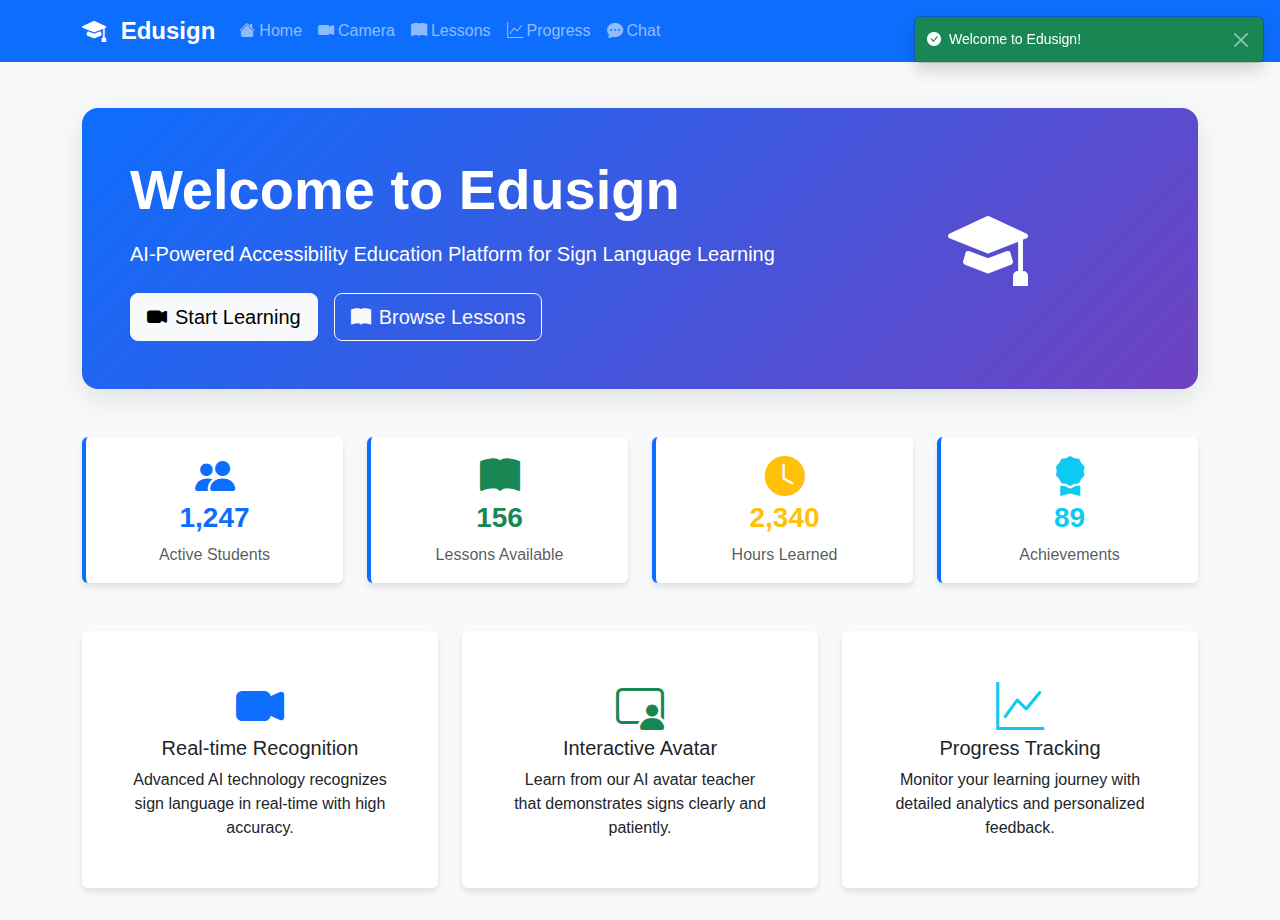
<file: index.html>
<!DOCTYPE html>
<html lang="en">
<head>
    <meta charset="UTF-8">
    <meta name="viewport" content="width=device-width, initial-scale=1.0">
    <title>Edusign - AI-Powered Accessibility Education Platform</title>
    
    <!-- Bootstrap CSS -->
    <link href="https://cdn.jsdelivr.net/npm/bootstrap@5.3.0/dist/css/bootstrap.min.css" rel="stylesheet">
    <!-- Bootstrap Icons -->
    <link href="https://cdn.jsdelivr.net/npm/bootstrap-icons@1.10.0/font/bootstrap-icons.css" rel="stylesheet">
    <!-- Custom CSS -->
    <link href="styles.css" rel="stylesheet">
</head>
<body>
    <!-- Navigation -->
    <nav class="navbar navbar-expand-lg navbar-dark bg-primary fixed-top">
        <div class="container">
            <a class="navbar-brand fw-bold" href="#home">
                <i class="bi bi-mortarboard-fill me-2"></i>
                Edusign
            </a>
            
            <button class="navbar-toggler" type="button" data-bs-toggle="collapse" data-bs-target="#navbarNav">
                <span class="navbar-toggler-icon"></span>
            </button>
            
            <div class="collapse navbar-collapse" id="navbarNav">
                <ul class="navbar-nav me-auto">
                    <li class="nav-item">
                        <a class="nav-link active" href="#home" onclick="showSection('home')">
                            <i class="bi bi-house-fill me-1"></i>Home
                        </a>
                    </li>
                    <li class="nav-item">
                        <a class="nav-link" href="#camera" onclick="showSection('camera')">
                            <i class="bi bi-camera-video-fill me-1"></i>Camera
                        </a>
                    </li>
                    <li class="nav-item">
                        <a class="nav-link" href="#lessons" onclick="showSection('lessons')">
                            <i class="bi bi-book-fill me-1"></i>Lessons
                        </a>
                    </li>
                    <li class="nav-item">
                        <a class="nav-link" href="#progress" onclick="showSection('progress')">
                            <i class="bi bi-graph-up me-1"></i>Progress
                        </a>
                    </li>
                    <li class="nav-item">
                        <a class="nav-link" href="#communication" onclick="showSection('communication')">
                            <i class="bi bi-chat-dots-fill me-1"></i>Chat
                        </a>
                    </li>
                </ul>
                
                <div class="navbar-nav">
                    <div class="nav-item dropdown">
                        <a class="nav-link dropdown-toggle" href="#" role="button" data-bs-toggle="dropdown">
                            <i class="bi bi-person-circle me-1"></i>Profile
                        </a>
                        <ul class="dropdown-menu">
                            <li><a class="dropdown-item" href="#" onclick="showProfileModal()">
                                <i class="bi bi-person me-2"></i>My Profile
                            </a></li>
                            <li><a class="dropdown-item" href="#" onclick="showSettingsModal()">
                                <i class="bi bi-gear me-2"></i>Settings
                            </a></li>
                            <li><a class="dropdown-item" href="#" onclick="showHelpModal()">
                                <i class="bi bi-question-circle me-2"></i>Help
                            </a></li>
                            <li><hr class="dropdown-divider"></li>
                            <li><a class="dropdown-item" href="#" onclick="logout()">
                                <i class="bi bi-box-arrow-right me-2"></i>Logout
                            </a></li>
                        </ul>
                    </div>
                </div>
            </div>
        </div>
    </nav>

    <!-- Main Content -->
    <main class="main-content">
        <!-- Home Section -->
        <section id="home" class="section active">
            <div class="container">
                <!-- Hero Section -->
                <div class="hero-section text-white rounded-4 p-5 mb-5">
                    <div class="row align-items-center">
                        <div class="col-lg-8">
                            <h1 class="display-4 fw-bold mb-3">Welcome to Edusign</h1>
                            <p class="lead mb-4">AI-Powered Accessibility Education Platform for Sign Language Learning</p>
                            <div class="d-flex flex-wrap gap-3">
                                <button class="btn btn-light btn-lg" onclick="showSection('camera')">
                                    <i class="bi bi-camera-video-fill me-2"></i>Start Learning
                                </button>
                                <button class="btn btn-outline-light btn-lg" onclick="showSection('lessons')">
                                    <i class="bi bi-book-fill me-2"></i>Browse Lessons
                                </button>
                            </div>
                        </div>
                        <div class="col-lg-4 text-center">
                            <i class="bi bi-mortarboard-fill display-1"></i>
                        </div>
                    </div>
                </div>

                <!-- Quick Stats -->
                <div class="row g-4 mb-5">
                    <div class="col-md-3 col-sm-6">
                        <div class="stat-card card h-100">
                            <div class="card-body text-center">
                                <i class="bi bi-people-fill text-primary display-6 mb-3"></i>
                                <h3 class="fw-bold text-primary">1,247</h3>
                                <p class="text-muted mb-0">Active Students</p>
                            </div>
                        </div>
                    </div>
                    <div class="col-md-3 col-sm-6">
                        <div class="stat-card card h-100">
                            <div class="card-body text-center">
                                <i class="bi bi-book-fill text-success display-6 mb-3"></i>
                                <h3 class="fw-bold text-success">156</h3>
                                <p class="text-muted mb-0">Lessons Available</p>
                            </div>
                        </div>
                    </div>
                    <div class="col-md-3 col-sm-6">
                        <div class="stat-card card h-100">
                            <div class="card-body text-center">
                                <i class="bi bi-clock-fill text-warning display-6 mb-3"></i>
                                <h3 class="fw-bold text-warning">2,340</h3>
                                <p class="text-muted mb-0">Hours Learned</p>
                            </div>
                        </div>
                    </div>
                    <div class="col-md-3 col-sm-6">
                        <div class="stat-card card h-100">
                            <div class="card-body text-center">
                                <i class="bi bi-award-fill text-info display-6 mb-3"></i>
                                <h3 class="fw-bold text-info">89</h3>
                                <p class="text-muted mb-0">Achievements</p>
                            </div>
                        </div>
                    </div>
                </div>

                <!-- Features -->
                <div class="row g-4">
                    <div class="col-lg-4">
                        <div class="feature-card card h-100">
                            <div class="card-body text-center">
                                <i class="bi bi-camera-video-fill text-primary display-5 mb-3"></i>
                                <h5 class="card-title">Real-time Recognition</h5>
                                <p class="card-text">Advanced AI technology recognizes sign language in real-time with high accuracy.</p>
                            </div>
                        </div>
                    </div>
                    <div class="col-lg-4">
                        <div class="feature-card card h-100">
                            <div class="card-body text-center">
                                <i class="bi bi-person-video3 text-success display-5 mb-3"></i>
                                <h5 class="card-title">Interactive Avatar</h5>
                                <p class="card-text">Learn from our AI avatar teacher that demonstrates signs clearly and patiently.</p>
                            </div>
                        </div>
                    </div>
                    <div class="col-lg-4">
                        <div class="feature-card card h-100">
                            <div class="card-body text-center">
                                <i class="bi bi-graph-up text-info display-5 mb-3"></i>
                                <h5 class="card-title">Progress Tracking</h5>
                                <p class="card-text">Monitor your learning journey with detailed analytics and personalized feedback.</p>
                            </div>
                        </div>
                    </div>
                </div>
            </div>
        </section>

        <!-- Camera Section -->
        <section id="camera" class="section">
            <div class="container">
                <div class="row">
                    <div class="col-lg-8">
                        <div class="card mb-4">
                            <div class="card-header">
                                <h4 class="mb-0"><i class="bi bi-camera-video-fill me-2"></i>Sign Language Recognition</h4>
                            </div>
                            <div class="card-body">
                                <div class="camera-container mb-3">
                                    <video id="cameraFeed" class="w-100 rounded" style="display: none;"></video>
                                    <div id="cameraStatus" class="camera-status">
                                        <i class="bi bi-camera-video-off display-1 mb-3"></i>
                                        <p>Click "Start Camera" to begin</p>
                                    </div>
                                    <canvas id="overlay" class="position-absolute top-0 start-0 w-100 h-100"></canvas>
                                </div>
                                
                                <div class="d-flex flex-wrap gap-2 justify-content-center">
                                    <button id="startCameraBtn" class="btn btn-primary" onclick="toggleCamera()">
                                        <i class="bi bi-camera-video-fill me-2"></i>Start Camera
                                    </button>
                                    <button id="recordBtn" class="btn btn-danger" onclick="toggleRecording()" disabled>
                                        <i class="bi bi-record-circle me-2"></i>Start Recording
                                    </button>
                                    <button id="voiceBtn" class="btn btn-secondary" onclick="toggleVoiceRecording()">
                                        <i class="bi bi-mic-fill me-2"></i>Voice Input
                                    </button>
                                    <button class="btn btn-success" onclick="processSign()">
                                        <i class="bi bi-lightning-fill me-2"></i>Process Sign
                                    </button>
                                </div>
                            </div>
                        </div>

                        <!-- Recognition Results -->
                        <div class="card">
                            <div class="card-header">
                                <h5 class="mb-0"><i class="bi bi-eye-fill me-2"></i>Recognition Results</h5>
                            </div>
                            <div class="card-body">
                                <div class="alert alert-info" role="alert">
                                    <i class="bi bi-info-circle me-2"></i>
                                    <strong>Detected Sign:</strong> <span id="detectedSign">No sign detected yet</span>
                                </div>
                                <div class="alert alert-success" role="alert">
                                    <i class="bi bi-robot me-2"></i>
                                    <strong>AI Response:</strong> <span id="aiResponse">Ready to help you learn!</span>
                                </div>
                                <div class="progress mb-3">
                                    <div id="confidenceBar" class="progress-bar bg-success" role="progressbar" style="width: 0%">
                                        <span id="confidenceText">0% Confidence</span>
                                    </div>
                                </div>
                            </div>
                        </div>
                    </div>

                    <div class="col-lg-4">
                        <!-- AI Avatar -->
                        <div class="card mb-4">
                            <div class="card-header">
                                <h5 class="mb-0"><i class="bi bi-person-video3 me-2"></i>AI Teacher</h5>
                            </div>
                            <div class="card-body">
                                <div class="avatar-container">
                                    <div class="avatar-display">
                                        <i class="bi bi-person-circle display-1 text-white"></i>
                                        <span class="avatar-status badge bg-success">Online</span>
                                    </div>
                                    <h6 class="text-white mt-3">Ms. Sarah AI</h6>
                                    <p class="text-white-50">Your AI Sign Language Teacher</p>
                                    <button class="btn btn-light btn-sm" onclick="startAvatarDemo()">
                                        <i class="bi bi-play-fill me-1"></i>Demo
                                    </button>
                                </div>
                            </div>
                        </div>

                        <!-- Quick Actions -->
                        <div class="card">
                            <div class="card-header">
                                <h6 class="mb-0"><i class="bi bi-lightning-fill me-2"></i>Quick Actions</h6>
                            </div>
                            <div class="card-body">
                                <div class="d-grid gap-2">
                                    <button class="btn btn-outline-primary btn-sm" onclick="showSection('lessons')">
                                        <i class="bi bi-book me-2"></i>Browse Lessons
                                    </button>
                                    <button class="btn btn-outline-success btn-sm" onclick="showSection('progress')">
                                        <i class="bi bi-graph-up me-2"></i>View Progress
                                    </button>
                                    <button class="btn btn-outline-info btn-sm" onclick="showSection('communication')">
                                        <i class="bi bi-chat-dots me-2"></i>Open Chat
                                    </button>
                                    <button class="btn btn-outline-warning btn-sm" onclick="showHelpModal()">
                                        <i class="bi bi-question-circle me-2"></i>Get Help
                                    </button>
                                </div>
                            </div>
                        </div>
                    </div>
                </div>
            </div>
        </section>

        <!-- Lessons Section -->
        <section id="lessons" class="section">
            <div class="container">
                <div class="row">
                    <div class="col-lg-8">
                        <!-- Current Lesson -->
                        <div class="card mb-4">
                            <div class="card-header d-flex justify-content-between align-items-center">
                                <h4 class="mb-0"><i class="bi bi-play-circle-fill me-2"></i>Current Lesson</h4>
                                <div class="lesson-controls">
                                    <button class="btn btn-outline-secondary btn-sm" onclick="previousLesson()">
                                        <i class="bi bi-skip-backward-fill"></i>
                                    </button>
                                    <button id="playPauseBtn" class="btn btn-primary btn-sm" onclick="toggleLessonPlay()">
                                        <i class="bi bi-play-fill"></i>
                                    </button>
                                    <button class="btn btn-outline-secondary btn-sm" onclick="nextLesson()">
                                        <i class="bi bi-skip-forward-fill"></i>
                                    </button>
                                    <button id="audioBtn" class="btn btn-outline-secondary btn-sm" onclick="toggleAudio()">
                                        <i class="bi bi-volume-up-fill"></i>
                                    </button>
                                </div>
                            </div>
                            <div class="card-body">
                                <h5 id="currentLessonTitle">Introduction to Mathematics</h5>
                                <p id="currentLessonDesc" class="text-muted">Learn basic mathematical concepts with visual sign language explanations.</p>
                                
                                <div class="progress mb-3">
                                    <div id="lessonProgressBar" class="progress-bar" role="progressbar" style="width: 25%">
                                        25%
                                    </div>
                                </div>
                                
                                <div class="row">
                                    <div class="col-md-6">
                                        <small class="text-muted">
                                            <i class="bi bi-clock me-1"></i>Duration: <span id="lessonDuration">15 min</span>
                                        </small>
                                    </div>
                                    <div class="col-md-6 text-end">
                                        <small class="text-muted">
                                            <i class="bi bi-bar-chart me-1"></i>Difficulty: <span id="lessonDifficulty">Beginner</span>
                                        </small>
                                    </div>
                                </div>
                            </div>
                        </div>

                        <!-- Lesson Content -->
                        <div class="card">
                            <div class="card-header">
                                <h5 class="mb-0"><i class="bi bi-book-open me-2"></i>Lesson Content</h5>
                            </div>
                            <div class="card-body">
                                <div class="lesson-video-placeholder bg-light rounded p-5 text-center mb-3">
                                    <i class="bi bi-play-circle display-1 text-muted"></i>
                                    <p class="text-muted mt-3">Lesson video will appear here</p>
                                </div>
                                
                                <div class="d-flex justify-content-between align-items-center">
                                    <div class="btn-group" role="group">
                                        <button class="btn btn-outline-secondary btn-sm" onclick="changePlaybackSpeed()">
                                            <i class="bi bi-speedometer2 me-1"></i><span id="speedText">1x</span>
                                        </button>
                                        <button id="subtitlesBtn" class="btn btn-outline-secondary btn-sm" onclick="toggleSubtitles()">
                                            <i class="bi bi-badge-cc me-1"></i>CC
                                        </button>
                                    </div>
                                    <button class="btn btn-success" onclick="markLessonComplete()">
                                        <i class="bi bi-check-circle me-2"></i>Mark Complete
                                    </button>
                                </div>
                            </div>
                        </div>
                    </div>

                    <div class="col-lg-4">
                        <!-- Lesson List -->
                        <div class="card">
                            <div class="card-header">
                                <h5 class="mb-0"><i class="bi bi-list-ul me-2"></i>All Lessons</h5>
                            </div>
                            <div class="card-body p-0">
                                <div id="lessonList" class="lesson-list">
                                    <!-- Lessons will be populated by JavaScript -->
                                </div>
                            </div>
                        </div>
                    </div>
                </div>
            </div>
        </section>

        <!-- Progress Section -->
        <section id="progress" class="section">
            <div class="container">
                <div class="row">
                    <div class="col-lg-8">
                        <!-- Overall Progress -->
                        <div class="card mb-4">
                            <div class="card-header">
                                <h4 class="mb-0"><i class="bi bi-graph-up me-2"></i>Learning Progress</h4>
                            </div>
                            <div class="card-body">
                                <div class="row">
                                    <div class="col-md-6">
                                        <div class="progress-circle-container text-center">
                                            <div class="progress-circle">
                                                <svg width="120" height="120">
                                                    <circle cx="60" cy="60" r="50" stroke="#e9ecef" stroke-width="8" fill="none"></circle>
                                                    <circle cx="60" cy="60" r="50" stroke="#0d6efd" stroke-width="8" fill="none" 
                                                            stroke-dasharray="314" stroke-dashoffset="125.6" class="progress-bar-circle"></circle>
                                                </svg>
                                                <div class="progress-text">
                                                    <span class="h3">60%</span>
                                                    <small class="d-block text-muted">Complete</small>
                                                </div>
                                            </div>
                                        </div>
                                    </div>
                                    <div class="col-md-6">
                                        <h6>Subject Progress</h6>
                                        <div class="mb-3">
                                            <div class="d-flex justify-content-between">
                                                <small>Mathematics</small>
                                                <small>75%</small>
                                            </div>
                                            <div class="progress">
                                                <div class="progress-bar bg-success" style="width: 75%"></div>
                                            </div>
                                        </div>
                                        <div class="mb-3">
                                            <div class="d-flex justify-content-between">
                                                <small>Science</small>
                                                <small>60%</small>
                                            </div>
                                            <div class="progress">
                                                <div class="progress-bar bg-info" style="width: 60%"></div>
                                            </div>
                                        </div>
                                        <div class="mb-3">
                                            <div class="d-flex justify-content-between">
                                                <small>English</small>
                                                <small>45%</small>
                                            </div>
                                            <div class="progress">
                                                <div class="progress-bar bg-warning" style="width: 45%"></div>
                                            </div>
                                        </div>
                                    </div>
                                </div>
                            </div>
                        </div>

                        <!-- Recent Achievements -->
                        <div class="card">
                            <div class="card-header">
                                <h5 class="mb-0"><i class="bi bi-award me-2"></i>Recent Achievements</h5>
                            </div>
                            <div class="card-body">
                                <div id="achievementsList">
                                    <!-- Achievements will be populated by JavaScript -->
                                </div>
                            </div>
                        </div>
                    </div>

                    <div class="col-lg-4">
                        <!-- Weekly Stats -->
                        <div class="card mb-4">
                            <div class="card-header">
                                <h6 class="mb-0"><i class="bi bi-calendar-week me-2"></i>This Week</h6>
                            </div>
                            <div class="card-body">
                                <div class="stat-box mb-3">
                                    <h4 class="text-primary">12</h4>
                                    <small class="text-muted">Lessons Completed</small>
                                </div>
                                <div class="stat-box mb-3">
                                    <h4 class="text-success">4.5h</h4>
                                    <small class="text-muted">Study Time</small>
                                </div>
                                <div class="stat-box">
                                    <h4 class="text-warning">3</h4>
                                    <small class="text-muted">New Achievements</small>
                                </div>
                            </div>
                        </div>

                        <!-- Learning Streak -->
                        <div class="card">
                            <div class="card-header">
                                <h6 class="mb-0"><i class="bi bi-fire me-2"></i>Learning Streak</h6>
                            </div>
                            <div class="card-body text-center">
                                <div class="display-4 text-warning mb-2">🔥</div>
                                <h3 class="text-warning">15 Days</h3>
                                <p class="text-muted mb-0">Keep it up!</p>
                            </div>
                        </div>
                    </div>
                </div>
            </div>
        </section>

        <!-- Communication Section -->
        <section id="communication" class="section">
            <div class="container">
                <div class="row">
                    <div class="col-lg-8">
                        <!-- Chat Interface -->
                        <div class="card">
                            <div class="card-header">
                                <h4 class="mb-0"><i class="bi bi-chat-dots-fill me-2"></i>AI Teacher Chat</h4>
                            </div>
                            <div class="card-body">
                                <div id="chatContainer" class="chat-container mb-3">
                                    <!-- Chat messages will be populated by JavaScript -->
                                </div>
                                
                                <div class="input-group">
                                    <input type="text" id="chatInput" class="form-control" placeholder="Type your message...">
                                    <button class="btn btn-primary" onclick="sendMessage()">
                                        <i class="bi bi-send-fill"></i>
                                    </button>
                                </div>
                            </div>
                        </div>
                    </div>

                    <div class="col-lg-4">
                        <!-- Quick Messages -->
                        <div class="card mb-4">
                            <div class="card-header">
                                <h6 class="mb-0"><i class="bi bi-lightning-fill me-2"></i>Quick Messages</h6>
                            </div>
                            <div class="card-body">
                                <div class="d-grid gap-2">
                                    <button class="btn btn-outline-primary btn-sm" onclick="sendQuickMessage('I need help')">
                                        <i class="bi bi-question-circle me-2"></i>I need help
                                    </button>
                                    <button class="btn btn-outline-success btn-sm" onclick="sendQuickMessage('I understand')">
                                        <i class="bi bi-check-circle me-2"></i>I understand
                                    </button>
                                    <button class="btn btn-outline-warning btn-sm" onclick="sendQuickMessage('Please repeat')">
                                        <i class="bi bi-arrow-repeat me-2"></i>Please repeat
                                    </button>
                                    <button class="btn btn-outline-info btn-sm" onclick="sendQuickMessage('Show me more examples')">
                                        <i class="bi bi-collection me-2"></i>More examples
                                    </button>
                                </div>
                            </div>
                        </div>

                        <!-- Text to Sign -->
                        <div class="card">
                            <div class="card-header">
                                <h6 class="mb-0"><i class="bi bi-translate me-2"></i>Text to Sign</h6>
                            </div>
                            <div class="card-body">
                                <div class="mb-3">
                                    <textarea id="textToSign" class="form-control" rows="3" placeholder="Enter text to convert to sign language..."></textarea>
                                </div>
                                <button class="btn btn-success w-100" onclick="convertTextToSign()">
                                    <i class="bi bi-arrow-right-circle me-2"></i>Convert to Signs
                                </button>
                            </div>
                        </div>
                    </div>
                </div>
            </div>
        </section>
    </main>

    <!-- Profile Modal -->
    <div class="modal fade" id="profileModal" tabindex="-1">
        <div class="modal-dialog modal-lg">
            <div class="modal-content">
                <div class="modal-header bg-primary text-white">
                    <h5 class="modal-title"><i class="bi bi-person-circle me-2"></i>User Profile</h5>
                    <button type="button" class="btn-close btn-close-white" data-bs-dismiss="modal"></button>
                </div>
                <div class="modal-body">
                    <div class="row">
                        <div class="col-md-4 text-center">
                            <div class="profile-avatar mb-3">
                                <i class="bi bi-person-circle display-1 text-primary"></i>
                            </div>
                            <button class="btn btn-outline-primary btn-sm">Change Photo</button>
                        </div>
                        <div class="col-md-8">
                            <form>
                                <div class="row">
                                    <div class="col-md-6 mb-3">
                                        <label class="form-label">Full Name</label>
                                        <input type="text" class="form-control" value="Alex Johnson">
                                    </div>
                                    <div class="col-md-6 mb-3">
                                        <label class="form-label">Email</label>
                                        <input type="email" class="form-control" value="alex.johnson@edusign.edu">
                                    </div>
                                    <div class="col-md-6 mb-3">
                                        <label class="form-label">Phone</label>
                                        <input type="tel" class="form-control" value="+1 (555) 123-4567">
                                    </div>
                                    <div class="col-md-6 mb-3">
                                        <label class="form-label">Role</label>
                                        <select class="form-select">
                                            <option selected>Student</option>
                                            <option>Teacher</option>
                                            <option>Admin</option>
                                        </select>
                                    </div>
                                    <div class="col-12 mb-3">
                                        <label class="form-label">Address</label>
                                        <textarea class="form-control" rows="2">123 Education St, Learning City, LC 12345</textarea>
                                    </div>
                                    <div class="col-12 mb-3">
                                        <label class="form-label">Emergency Contact</label>
                                        <input type="text" class="form-control" value="Sarah Johnson - +1 (555) 987-6543">
                                    </div>
                                    <div class="col-md-6 mb-3">
                                        <label class="form-label">Preferred Sign Language</label>
                                        <select class="form-select">
                                            <option selected>American Sign Language (ASL)</option>
                                            <option>British Sign Language (BSL)</option>
                                            <option>Indian Sign Language (ISL)</option>
                                        </select>
                                    </div>
                                    <div class="col-md-6 mb-3">
                                        <label class="form-label">Grade Level</label>
                                        <select class="form-select">
                                            <option selected>12th Grade</option>
                                            <option>11th Grade</option>
                                            <option>10th Grade</option>
                                        </select>
                                    </div>
                                </div>
                            </form>
                        </div>
                    </div>
                    
                    <!-- Profile Stats -->
                    <hr>
                    <h6>Learning Statistics</h6>
                    <div class="row">
                        <div class="col-md-3 col-6 text-center">
                            <div class="stat-box">
                                <h4 class="text-primary">156</h4>
                                <small>Lessons Completed</small>
                            </div>
                        </div>
                        <div class="col-md-3 col-6 text-center">
                            <div class="stat-box">
                                <h4 class="text-success">89</h4>
                                <small>Achievements</small>
                            </div>
                        </div>
                        <div class="col-md-3 col-6 text-center">
                            <div class="stat-box">
                                <h4 class="text-warning">240h</h4>
                                <small>Study Time</small>
                            </div>
                        </div>
                        <div class="col-md-3 col-6 text-center">
                            <div class="stat-box">
                                <h4 class="text-info">15</h4>
                                <small>Day Streak</small>
                            </div>
                        </div>
                    </div>
                </div>
                <div class="modal-footer">
                    <button type="button" class="btn btn-secondary" data-bs-dismiss="modal">Close</button>
                    <button type="button" class="btn btn-primary" onclick="saveProfile()">Save Changes</button>
                </div>
            </div>
        </div>
    </div>

    <!-- Settings Modal -->
    <div class="modal fade" id="settingsModal" tabindex="-1">
        <div class="modal-dialog modal-lg">
            <div class="modal-content">
                <div class="modal-header bg-primary text-white">
                    <h5 class="modal-title"><i class="bi bi-gear me-2"></i>Settings</h5>
                    <button type="button" class="btn-close btn-close-white" data-bs-dismiss="modal"></button>
                </div>
                <div class="modal-body">
                    <!-- General Settings -->
                    <div class="settings-section mb-4">
                        <h6><i class="bi bi-sliders me-2"></i>General Settings</h6>
                        <div class="row">
                            <div class="col-md-6 mb-3">
                                <label class="form-label">Theme</label>
                                <select class="form-select" id="themeSelect">
                                    <option value="light" selected>Light</option>
                                    <option value="dark">Dark</option>
                                    <option value="auto">Auto</option>
                                </select>
                            </div>
                            <div class="col-md-6 mb-3">
                                <label class="form-label">Language</label>
                                <select class="form-select">
                                    <option selected>English</option>
                                    <option>Spanish</option>
                                    <option>French</option>
                                </select>
                            </div>
                        </div>
                        <div class="form-check mb-2">
                            <input class="form-check-input" type="checkbox" id="autoSave" checked>
                            <label class="form-check-label" for="autoSave">Auto-save progress</label>
                        </div>
                        <div class="form-check">
                            <input class="form-check-input" type="checkbox" id="soundEnabled" checked>
                            <label class="form-check-label" for="soundEnabled">Enable sound effects</label>
                        </div>
                    </div>

                    <!-- Camera Settings -->
                    <div class="settings-section mb-4">
                        <h6><i class="bi bi-camera-video me-2"></i>Camera Settings</h6>
                        <div class="row">
                            <div class="col-md-6 mb-3">
                                <label class="form-label">Camera Quality</label>
                                <select class="form-select">
                                    <option>Low (480p)</option>
                                    <option selected>Medium (720p)</option>
                                    <option>High (1080p)</option>
                                </select>
                            </div>
                            <div class="col-md-6 mb-3">
                                <label class="form-label">Recognition Sensitivity</label>
                                <select class="form-select">
                                    <option>Low</option>
                                    <option selected>Medium</option>
                                    <option>High</option>
                                </select>
                            </div>
                        </div>
                    </div>

                    <!-- Accessibility Settings -->
                    <div class="settings-section mb-4">
                        <h6><i class="bi bi-universal-access me-2"></i>Accessibility</h6>
                        <div class="form-check mb-2">
                            <input class="form-check-input" type="checkbox" id="highContrast">
                            <label class="form-check-label" for="highContrast">High contrast mode</label>
                        </div>
                        <div class="form-check mb-2">
                            <input class="form-check-input" type="checkbox" id="largeText">
                            <label class="form-check-label" for="largeText">Large text</label>
                        </div>
                        <div class="form-check mb-2">
                            <input class="form-check-input" type="checkbox" id="reducedMotion">
                            <label class="form-check-label" for="reducedMotion">Reduce motion</label>
                        </div>
                        <div class="form-check">
                            <input class="form-check-input" type="checkbox" id="screenReader">
                            <label class="form-check-label" for="screenReader">Screen reader support</label>
                        </div>
                    </div>

                    <!-- Notification Settings -->
                    <div class="settings-section">
                        <h6><i class="bi bi-bell me-2"></i>Notifications</h6>
                        <div class="form-check mb-2">
                            <input class="form-check-input" type="checkbox" id="emailNotifications" checked>
                            <label class="form-check-label" for="emailNotifications">Email notifications</label>
                        </div>
                        <div class="form-check mb-2">
                            <input class="form-check-input" type="checkbox" id="pushNotifications" checked>
                            <label class="form-check-label" for="pushNotifications">Push notifications</label>
                        </div>
                        <div class="form-check mb-2">
                            <input class="form-check-input" type="checkbox" id="lessonReminders" checked>
                            <label class="form-check-label" for="lessonReminders">Lesson reminders</label>
                        </div>
                        <div class="form-check">
                            <input class="form-check-input" type="checkbox" id="progressUpdates" checked>
                            <label class="form-check-label" for="progressUpdates">Progress updates</label>
                        </div>
                    </div>
                </div>
                <div class="modal-footer">
                    <button type="button" class="btn btn-secondary" data-bs-dismiss="modal">Cancel</button>
                    <button type="button" class="btn btn-primary" onclick="saveSettings()">Save Settings</button>
                </div>
            </div>
        </div>
    </div>

    <!-- Help Modal -->
    <div class="modal fade" id="helpModal" tabindex="-1">
        <div class="modal-dialog modal-lg">
            <div class="modal-content">
                <div class="modal-header bg-primary text-white">
                    <h5 class="modal-title"><i class="bi bi-question-circle me-2"></i>Help & Support</h5>
                    <button type="button" class="btn-close btn-close-white" data-bs-dismiss="modal"></button>
                </div>
                <div class="modal-body">
                    <div class="row">
                        <div class="col-md-4">
                            <div class="nav flex-column nav-pills" role="tablist">
                                <button class="nav-link active" data-bs-toggle="pill" data-bs-target="#getting-started">
                                    <i class="bi bi-play-circle me-2"></i>Getting Started
                                </button>
                                <button class="nav-link" data-bs-toggle="pill" data-bs-target="#camera-help">
                                    <i class="bi bi-camera-video me-2"></i>Camera Setup
                                </button>
                                <button class="nav-link" data-bs-toggle="pill" data-bs-target="#lessons-help">
                                    <i class="bi bi-book me-2"></i>Using Lessons
                                </button>
                                <button class="nav-link" data-bs-toggle="pill" data-bs-target="#troubleshooting">
                                    <i class="bi bi-tools me-2"></i>Troubleshooting
                                </button>
                                <button class="nav-link" data-bs-toggle="pill" data-bs-target="#contact">
                                    <i class="bi bi-envelope me-2"></i>Contact Support
                                </button>
                            </div>
                        </div>
                        <div class="col-md-8">
                            <div class="tab-content">
                                <div class="tab-pane fade show active" id="getting-started">
                                    <h6>Getting Started with Edusign</h6>
                                    <p>Welcome to Edusign! Here's how to get started:</p>
                                    <ol>
                                        <li><strong>Set up your profile:</strong> Click on your profile dropdown and update your information</li>
                                        <li><strong>Configure camera:</strong> Go to the Camera section and allow camera access</li>
                                        <li><strong>Start learning:</strong> Browse lessons and begin your sign language journey</li>
                                        <li><strong>Track progress:</strong> Monitor your learning in the Progress section</li>
                                    </ol>
                                    <div class="alert alert-info">
                                        <i class="bi bi-lightbulb me-2"></i>
                                        <strong>Tip:</strong> Make sure you have good lighting for better sign recognition!
                                    </div>
                                </div>
                                <div class="tab-pane fade" id="camera-help">
                                    <h6>Camera Setup & Usage</h6>
                                    <p>To use the sign language recognition feature:</p>
                                    <ul>
                                        <li>Click "Start Camera" to enable your webcam</li>
                                        <li>Position yourself in the camera frame with good lighting</li>
                                        <li>Make sure your hands are visible in the frame</li>
                                        <li>Click "Start Recording" to begin sign recognition</li>
                                        <li>Perform signs clearly and hold for 2-3 seconds</li>
                                    </ul>
                                    <div class="alert alert-warning">
                                        <i class="bi bi-exclamation-triangle me-2"></i>
                                        <strong>Note:</strong> Camera access is required for sign language recognition features.
                                    </div>
                                </div>
                                <div class="tab-pane fade" id="lessons-help">
                                    <h6>Using Lessons</h6>
                                    <p>Navigate and use lessons effectively:</p>
                                    <ul>
                                        <li>Browse available lessons in the Lessons section</li>
                                        <li>Click on any lesson to start learning</li>
                                        <li>Use playback controls to pause, rewind, or adjust speed</li>
                                        <li>Enable subtitles for better understanding</li>
                                        <li>Mark lessons as complete when finished</li>
                                        <li>Track your progress for each subject</li>
                                    </ul>
                                </div>
                                <div class="tab-pane fade" id="troubleshooting">
                                    <h6>Common Issues & Solutions</h6>
                                    <div class="accordion" id="troubleshootingAccordion">
                                        <div class="accordion-item">
                                            <h2 class="accordion-header">
                                                <button class="accordion-button collapsed" type="button" data-bs-toggle="collapse" data-bs-target="#camera-not-working">
                                                    Camera not working
                                                </button>
                                            </h2>
                                            <div id="camera-not-working" class="accordion-collapse collapse" data-bs-parent="#troubleshootingAccordion">
                                                <div class="accordion-body">
                                                    <ul>
                                                        <li>Check if camera permissions are granted</li>
                                                        <li>Ensure no other applications are using the camera</li>
                                                        <li>Try refreshing the page</li>
                                                        <li>Check your browser settings</li>
                                                    </ul>
                                                </div>
                                            </div>
                                        </div>
                                        <div class="accordion-item">
                                            <h2 class="accordion-header">
                                                <button class="accordion-button collapsed" type="button" data-bs-toggle="collapse" data-bs-target="#sign-not-recognized">
                                                    Signs not being recognized
                                                </button>
                                            </h2>
                                            <div id="sign-not-recognized" class="accordion-collapse collapse" data-bs-parent="#troubleshootingAccordion">
                                                <div class="accordion-body">
                                                    <ul>
                                                        <li>Ensure good lighting conditions</li>
                                                        <li>Keep hands clearly visible in frame</li>
                                                        <li>Perform signs slowly and clearly</li>
                                                        <li>Adjust recognition sensitivity in settings</li>
                                                    </ul>
                                                </div>
                                            </div>
                                        </div>
                                    </div>
                                </div>
                                <div class="tab-pane fade" id="contact">
                                    <h6>Contact Support</h6>
                                    <p>Need additional help? Contact our support team:</p>
                                    <div class="row">
                                        <div class="col-md-6">
                                            <div class="card">
                                                <div class="card-body text-center">
                                                    <i class="bi bi-envelope-fill text-primary display-6 mb-2"></i>
                                                    <h6>Email Support</h6>
                                                    <p class="text-muted">support@edusign.edu</p>
                                                    <small>Response within 24 hours</small>
                                                </div>
                                            </div>
                                        </div>
                                        <div class="col-md-6">
                                            <div class="card">
                                                <div class="card-body text-center">
                                                    <i class="bi bi-chat-dots-fill text-success display-6 mb-2"></i>
                                                    <h6>Live Chat</h6>
                                                    <button class="btn btn-success btn-sm">Start Chat</button>
                                                    <small class="d-block mt-2">Available 9 AM - 5 PM</small>
                                                </div>
                                            </div>
                                        </div>
                                    </div>
                                    
                                    <hr>
                                    <h6>Frequently Asked Questions</h6>
                                    <div class="accordion" id="faqAccordion">
                                        <div class="accordion-item">
                                            <h2 class="accordion-header">
                                                <button class="accordion-button collapsed" type="button" data-bs-toggle="collapse" data-bs-target="#faq1">
                                                    How accurate is the sign recognition?
                                                </button>
                                            </h2>
                                            <div id="faq1" class="accordion-collapse collapse" data-bs-parent="#faqAccordion">
                                                <div class="accordion-body">
                                                    Our AI-powered sign recognition system achieves 95%+ accuracy under optimal conditions with proper lighting and clear hand positioning.
                                                </div>
                                            </div>
                                        </div>
                                        <div class="accordion-item">
                                            <h2 class="accordion-header">
                                                <button class="accordion-button collapsed" type="button" data-bs-toggle="collapse" data-bs-target="#faq2">
                                                    Can I use this on mobile devices?
                                                </button>
                                            </h2>
                                            <div id="faq2" class="accordion-collapse collapse" data-bs-parent="#faqAccordion">
                                                <div class="accordion-body">
                                                    Yes! Edusign is fully responsive and works on tablets and smartphones. Camera features work best on devices with front-facing cameras.
                                                </div>
                                            </div>
                                        </div>
                                    </div>
                                </div>
                            </div>
                        </div>
                    </div>
                </div>
                <div class="modal-footer">
                    <button type="button" class="btn btn-secondary" data-bs-dismiss="modal">Close</button>
                    <button type="button" class="btn btn-primary" onclick="contactSupport()">Contact Support</button>
                </div>
            </div>
        </div>
    </div>

    <!-- Notification Toast Container -->
    <div class="toast-container position-fixed top-0 end-0 p-3" id="toastContainer">
        <!-- Toasts will be dynamically added here -->
    </div>

    <!-- Bootstrap JS -->
    <script src="https://cdn.jsdelivr.net/npm/bootstrap@5.3.0/dist/js/bootstrap.bundle.min.js"></script>
    <!-- Custom JavaScript -->
    <script src="script.js"></script>
</body>
</html>
</file>
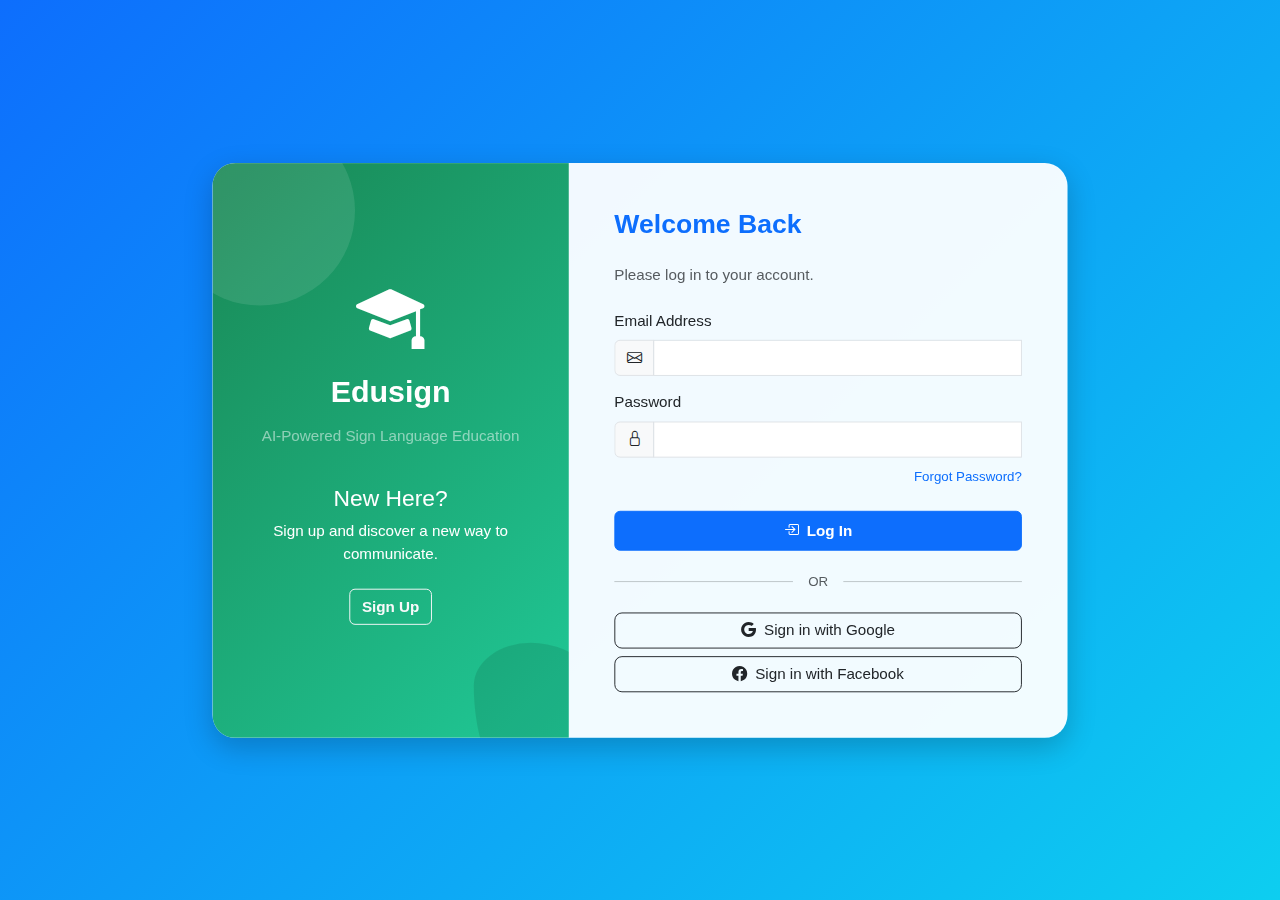
<file: auth.html>
<!DOCTYPE html>
<html lang="en">
<head>
    <meta charset="UTF-8">
    <meta name="viewport" content="width=device-width, initial-scale=1.0">
    <title>Edusign - Login & Sign Up</title>
    
    <link href="https://cdn.jsdelivr.net/npm/bootstrap@5.3.0/dist/css/bootstrap.min.css" rel="stylesheet">
    <link href="https://cdn.jsdelivr.net/npm/bootstrap-icons@1.10.0/font/bootstrap-icons.css" rel="stylesheet">
    
    <style>
        /* General Body and Container */
        body {
            background: linear-gradient(135deg, #0d6efd, #0dcef0); /* Primary to Info gradient */
            min-height: 100vh;
            display: flex;
            align-items: center;
            justify-content: center;
            overflow: hidden; /* Prevent scrollbar from moving background */
            font-family: -apple-system, BlinkMacSystemFont, "Segoe UI", Roboto, "Helvetica Neue", Arial, sans-serif;
        }

        /* The Main Card Container */
        .auth-container {
            background: rgba(255, 255, 255, 0.95); /* Slightly transparent white for a modern look */
            border-radius: 1.5rem;
            box-shadow: 0 10px 30px rgba(0, 0, 0, 0.2);
            padding: 0;
            max-width: 900px;
            width: 90%;
            display: flex;
            overflow: hidden;
            transform: scale(0.95);
            transition: transform 0.5s ease;
        }

        .auth-container:hover {
            transform: scale(1);
        }

        /* Left side - Animated Banner */
        .auth-banner {
            background: linear-gradient(135deg, #198754, #20c997); /* Success to Secondary gradient */
            color: white;
            padding: 3rem;
            display: flex;
            flex-direction: column;
            justify-content: center;
            align-items: center;
            text-align: center;
            position: relative;
            overflow: hidden;
        }

        /* Moving background dots/shapes - The "Moving Effect" */
        .auth-banner::before {
            content: '';
            position: absolute;
            top: -50px;
            left: -50px;
            width: 200px;
            height: 200px;
            background: rgba(255, 255, 255, 0.1);
            border-radius: 50%;
            animation: move-dot 15s linear infinite;
        }

        .auth-banner::after {
            content: '';
            position: absolute;
            bottom: -50px;
            right: -50px;
            width: 150px;
            height: 150px;
            background: rgba(0, 0, 0, 0.1);
            border-radius: 40% 60% 70% 30% / 30% 60% 40% 70%;
            animation: move-dot 20s reverse linear infinite;
        }

        @keyframes move-dot {
            0% { transform: translate(0, 0) rotate(0deg); }
            50% { transform: translate(50px, 50px) rotate(180deg); }
            100% { transform: translate(0, 0) rotate(360deg); }
        }

        /* Right side - Form Content */
        .auth-form-wrap {
            padding: 3rem;
            flex-grow: 1;
        }

        .auth-form {
            transition: transform 0.5s ease-in-out, opacity 0.5s ease-in-out;
        }
        
        /* Form Animation Classes */
        .form-hidden {
            opacity: 0;
            position: absolute;
            top: 0;
            pointer-events: none;
            left: 3rem; /* Aligns with padding */
            right: 3rem;
        }

        .form-active {
            opacity: 1;
            position: relative;
            pointer-events: all;
            transform: translateX(0);
        }

        /* Button styles for social logins */
        .social-btn {
            border-radius: 0.5rem;
            font-weight: 500;
        }
        
        /* Validation Feedback Styling */
        .invalid-feedback {
            display: none; /* Controlled by JS validation */
            font-size: 0.85rem;
        }
        
        .is-invalid + .invalid-feedback {
            display: block;
        }

        /* Responsive adjustments */
        @media (max-width: 768px) {
            .auth-banner {
                display: none;
            }
            .auth-container {
                width: 95%;
            }
            .auth-form-wrap {
                padding: 2rem;
            }
        }
    </style>
</head>
<body>

<div class="container auth-container">
    <div class="row w-100 g-0">
        <div class="col-md-5 auth-banner">
            <i class="bi bi-mortarboard-fill display-2 mb-3"></i>
            <h2 class="fw-bold mb-3">Edusign</h2>
            <p class="text-white-50">AI-Powered Sign Language Education</p>
            
            <div id="banner-text-login" class="text-center">
                <h4 class="mt-4">New Here?</h4>
                <p>Sign up and discover a new way to communicate.</p>
                <button class="btn btn-outline-light mt-2 fw-bold" onclick="showSignup()">Sign Up</button>
            </div>
            
            <div id="banner-text-signup" class="text-center form-hidden">
                <h4 class="mt-4">Already a Member?</h4>
                <p>Welcome back! Please log in to continue your lessons.</p>
                <button class="btn btn-outline-light mt-2 fw-bold" onclick="showLogin()">Log In</button>
            </div>
        </div>

        <div class="col-md-7 auth-form-wrap">
            
            <form id="login-form" class="auth-form form-active" onsubmit="handleLogin(event)">
                <h3 class="mb-4 fw-bold text-primary">Welcome Back</h3>
                <p class="text-muted mb-4">Please log in to your account.</p>

                <div class="mb-3">
                    <label for="loginEmail" class="form-label">Email Address</label>
                    <div class="input-group">
                        <span class="input-group-text"><i class="bi bi-envelope"></i></span>
                        <input type="email" class="form-control" id="loginEmail" required>
                        <div class="invalid-feedback" id="loginEmailFeedback">
                            Email is required and must contain an '@' symbol.
                        </div>
                    </div>
                </div>

                <div class="mb-4">
                    <label for="loginPassword" class="form-label">Password</label>
                    <div class="input-group">
                        <span class="input-group-text"><i class="bi bi-lock"></i></span>
                        <input type="password" class="form-control" id="loginPassword" required>
                        <div class="invalid-feedback" id="loginPasswordFeedback">
                            Password is required.
                        </div>
                    </div>
                    <div class="text-end mt-2">
                        <a href="#" class="text-decoration-none small text-primary">Forgot Password?</a>
                    </div>
                </div>

                <button type="submit" class="btn btn-primary w-100 py-2 fw-bold mb-3">
                    <i class="bi bi-box-arrow-in-right me-2"></i>Log In
                </button>
                
                <div class="d-flex align-items-center mb-3">
                    <hr class="flex-grow-1">
                    <span class="px-3 text-muted small">OR</span>
                    <hr class="flex-grow-1">
                </div>

                <div class="d-grid gap-2">
                    <button type="button" class="btn btn-outline-dark social-btn">
                        <i class="bi bi-google me-2"></i>Sign in with Google
                    </button>
                    <button type="button" class="btn btn-outline-dark social-btn">
                        <i class="bi bi-facebook me-2"></i>Sign in with Facebook
                    </button>
                </div>

                <p class="text-center mt-4 d-md-none">
                    Don't have an account? <a href="#" class="text-primary fw-bold" onclick="showSignup()">Sign Up</a>
                </p>
            </form>
            
            <form id="signup-form" class="auth-form form-hidden" onsubmit="handleSignup(event)">
                <h3 class="mb-4 fw-bold text-success">Create Account</h3>
                <p class="text-muted mb-4">Join Edusign and start your learning journey.</p>
                
                <div class="mb-3">
                    <label for="signupName" class="form-label">Full Name</label>
                    <div class="input-group">
                        <span class="input-group-text"><i class="bi bi-person"></i></span>
                        <input type="text" class="form-control" id="signupName" required>
                        <div class="invalid-feedback">Name is required.</div>
                    </div>
                </div>

                <div class="mb-3">
                    <label for="signupEmail" class="form-label">Email Address</label>
                    <div class="input-group">
                        <span class="input-group-text"><i class="bi bi-envelope"></i></span>
                        <input type="email" class="form-control" id="signupEmail" required>
                        <div class="invalid-feedback" id="signupEmailFeedback">
                            Email must contain an '@' symbol and a domain (e.g., user@example.com).
                        </div>
                    </div>
                </div>

                <div class="mb-4">
                    <label for="signupPassword" class="form-label">Password</label>
                    <div class="input-group">
                        <span class="input-group-text"><i class="bi bi-lock"></i></span>
                        <input type="password" class="form-control" id="signupPassword" required>
                        <div class="invalid-feedback" id="signupPasswordFeedback">
                            Password must be **more than 6 characters**, and contain at least one **letter** and one **number**.
                        </div>
                    </div>
                </div>

                <div class="mb-4">
                    <label for="signupConfirmPassword" class="form-label">Confirm Password</label>
                    <div class="input-group">
                        <span class="input-group-text"><i class="bi bi-lock-fill"></i></span>
                        <input type="password" class="form-control" id="signupConfirmPassword" required>
                        <div class="invalid-feedback" id="signupConfirmPasswordFeedback">
                            Passwords do not match.
                        </div>
                    </div>
                </div>

                <div class="form-check mb-4">
                    <input class="form-check-input" type="checkbox" id="termsCheck" required>
                    <label class="form-check-label small" for="termsCheck">
                        I agree to the <a href="#" class="text-success text-decoration-none">Terms and Conditions</a>
                    </label>
                    <div class="invalid-feedback">
                        You must agree to the terms to sign up.
                    </div>
                </div>

                <button type="submit" class="btn btn-success w-100 py-2 fw-bold mb-3">
                    <i class="bi bi-person-plus-fill me-2"></i>Sign Up
                </button>

                <p class="text-center mt-4 d-md-none">
                    Already have an account? <a href="#" class="text-success fw-bold" onclick="showLogin()">Log In</a>
                </p>
            </form>
            
        </div>
    </div>
</div>

<script src="https://cdn.jsdelivr.net/npm/bootstrap@5.3.0/dist/js/bootstrap.bundle.min.js"></script>

<script>
    const loginForm = document.getElementById('login-form');
    const signupForm = document.getElementById('signup-form');
    const bannerLoginText = document.getElementById('banner-text-login');
    const bannerSignupText = document.getElementById('banner-text-signup');
    
    // --- Form Switching Animation (Moving Effect) ---

    function showSignup() {
        loginForm.classList.add('form-hidden');
        loginForm.classList.remove('form-active');
        
        signupForm.classList.remove('form-hidden');
        signupForm.classList.add('form-active');
        
        bannerLoginText.classList.add('form-hidden');
        bannerLoginText.classList.remove('form-active');

        // Delay banner animation to sync with form slide
        setTimeout(() => {
            bannerSignupText.classList.remove('form-hidden');
            bannerSignupText.classList.add('form-active');
        }, 200);
        
        // Reset form validations when switching
        resetValidation(loginForm);
    }

    function showLogin() {
        signupForm.classList.add('form-hidden');
        signupForm.classList.remove('form-active');
        
        loginForm.classList.remove('form-hidden');
        loginForm.classList.add('form-active');
        
        bannerSignupText.classList.add('form-hidden');
        bannerSignupText.classList.remove('form-active');
        
        // Delay banner animation to sync with form slide
        setTimeout(() => {
            bannerLoginText.classList.remove('form-hidden');
            bannerLoginText.classList.add('form-active');
        }, 200);

        // Reset form validations when switching
        resetValidation(signupForm);
    }
    
    function resetValidation(form) {
        form.querySelectorAll('.form-control').forEach(input => {
            input.classList.remove('is-invalid');
            input.classList.remove('is-valid');
        });
        form.querySelectorAll('.form-check-input').forEach(input => {
            input.classList.remove('is-invalid');
            input.classList.remove('is-valid');
        });
    }

    // --- Validation Logic ---
    
    /**
     * Checks if a password meets the security requirements.
     * @param {string} password The password string to validate.
     * @returns {boolean} True if the password is valid, false otherwise.
     * Requirements: 
     * 1. Length > 6 
     * 2. Contains at least one letter (a-z, A-Z)
     * 3. Contains at least one number (0-9)
     */
    function validatePassword(password) {
        // 1. Check length
        if (password.length <= 6) {
            return false;
        }
        
        // 2. Check for at least one letter (using regex: lookahead for a letter)
        const hasLetter = /[a-zA-Z]/.test(password);
        if (!hasLetter) {
            return false;
        }
        
        // 3. Check for at least one number (using regex: lookahead for a number)
        const hasNumber = /[0-9]/.test(password);
        if (!hasNumber) {
            return false;
        }
        
        return true;
    }

    /**
     * Checks if an email is valid (must contain a '@' symbol).
     * @param {string} email The email string to validate.
     * @returns {boolean} True if the email is valid, false otherwise.
     */
    function validateEmail(email) {
        // A simple check for the '@' symbol and some characters before and after it.
        // The HTML 'email' input type handles basic format, but we enforce the '@' here.
        const emailRegex = /^[^\s@]+@[^\s@]+\.[^\s@]+$/; 
        return emailRegex.test(email);
    }

    /**
     * Applies the 'is-invalid' or 'is-valid' class based on the validation result.
     * @param {HTMLElement} element The input element.
     * @param {boolean} isValid The result of the validation function.
     */
    function applyValidationClass(element, isValid) {
        if (isValid) {
            element.classList.remove('is-invalid');
            element.classList.add('is-valid');
        } else {
            element.classList.add('is-invalid');
            element.classList.remove('is-valid');
        }
    }

    // --- Form Handlers ---

    function handleLogin(event) {
        event.preventDefault();
        let formIsValid = true;
        
        const emailInput = document.getElementById('loginEmail');
        const passwordInput = document.getElementById('loginPassword');
        
        // Email Validation
        const emailValid = validateEmail(emailInput.value);
        applyValidationClass(emailInput, emailValid);
        if (!emailValid) {
            formIsValid = false;
        }
        
        // Password Check (only for empty since security checks are on sign-up)
        const passwordValid = passwordInput.value.length > 0;
        applyValidationClass(passwordInput, passwordValid);
        if (!passwordValid) {
            formIsValid = false;
        }

        if (formIsValid) {
            // In a real application, you would send data to a server here.
            alert("Login Successful! Redirecting to dashboard...");
            window.location.href = "index.html"; 
        } else {
            alert("Please correct the errors in the login form.");
        }
    }

    function handleSignup(event) {
        event.preventDefault();
        let formIsValid = true;
        
        const nameInput = document.getElementById('signupName');
        const emailInput = document.getElementById('signupEmail');
        const passwordInput = document.getElementById('signupPassword');
        const confirmPasswordInput = document.getElementById('signupConfirmPassword');
        const termsCheck = document.getElementById('termsCheck');
        
        // Name Validation
        const nameValid = nameInput.value.length > 0;
        applyValidationClass(nameInput, nameValid);
        if (!nameValid) formIsValid = false;
        
        // Email Validation (Required: must contain a special character '@' symbol)
        const emailValid = validateEmail(emailInput.value);
        applyValidationClass(emailInput, emailValid);
        if (!emailValid) formIsValid = false;
        
        // Password Validation (Required: length > 6, letter, number)
        const passwordValid = validatePassword(passwordInput.value);
        applyValidationClass(passwordInput, passwordValid);
        if (!passwordValid) formIsValid = false;
        
        // Confirm Password Validation (Required: must match password)
        const passwordsMatch = passwordInput.value === confirmPasswordInput.value && confirmPasswordInput.value.length > 0;
        applyValidationClass(confirmPasswordInput, passwordsMatch);
        // Note: We use the dedicated feedback message to show "Passwords do not match."
        if (!passwordsMatch) {
            // Ensure the specific message is shown if they don't match
            document.getElementById('signupConfirmPasswordFeedback').innerText = "Passwords do not match.";
            formIsValid = false;
        } else {
            document.getElementById('signupConfirmPasswordFeedback').innerText = "This field is required."; // Reset default
        }
        
        // Terms Check Validation
        applyValidationClass(termsCheck, termsCheck.checked);
        if (!termsCheck.checked) formIsValid = false;

        if (formIsValid) {
            // In a real application, you would send data to a server here.
            alert("Sign Up Successful! Account Created. Redirecting to login...");
            // Optionally redirect to login or dashboard
            // showLogin(); 
            window.location.href = "index.html"; 
        } else {
            alert("Please correct the errors in the sign-up form.");
        }
    }
    
    // Initialize state
    document.addEventListener('DOMContentLoaded', () => {
        // Ensure initial state is correct for the forms
        showLogin(); 
        
        // Optional: Add event listeners for instant validation on blur
        document.getElementById('signupPassword').addEventListener('blur', (e) => {
            const isValid = validatePassword(e.target.value);
            applyValidationClass(e.target, isValid);
        });
        document.getElementById('signupEmail').addEventListener('blur', (e) => {
            const isValid = validateEmail(e.target.value);
            applyValidationClass(e.target, isValid);
        });
    });

</script>
</body>
</html>
</file>
<file: styles.css>
/* Custom CSS for Edusign Platform */

:root {
    --primary-color: #0d6efd;
    --secondary-color: #6c757d;
    --success-color: #198754;
    --info-color: #0dcaf0;
    --warning-color: #ffc107;
    --danger-color: #dc3545;
    --light-color: #f8f9fa;
    --dark-color: #212529;
}

body {
    font-family: 'Segoe UI', Tahoma, Geneva, Verdana, sans-serif;
    background-color: #f8f9fa;
    padding-top: 76px;
}

/* Navigation */
.navbar-brand {
    font-size: 1.5rem;
}

.navbar-nav .nav-link {
    font-weight: 500;
    transition: all 0.3s ease;
}

.navbar-nav .nav-link:hover {
    transform: translateY(-1px);
}

/* Main Content */
.main-content {
    min-height: calc(100vh - 76px);
}

.section {
    display: none;
    padding: 2rem 0;
    animation: fadeIn 0.5s ease-in-out;
}

.section.active {
    display: block;
}

@keyframes fadeIn {
    from { opacity: 0; transform: translateY(20px); }
    to { opacity: 1; transform: translateY(0); }
}

/* Hero Section */
.hero-section {
    background: linear-gradient(135deg, var(--primary-color), #6f42c1);
    box-shadow: 0 10px 30px rgba(0,0,0,0.1);
}

/* Cards */
.card {
    border: none;
    box-shadow: 0 4px 6px rgba(0,0,0,0.1);
    transition: all 0.3s ease;
}

.card:hover {
    transform: translateY(-5px);
    box-shadow: 0 8px 25px rgba(0,0,0,0.15);
}

.stat-card {
    border-left: 4px solid var(--primary-color);
}

.feature-card {
    text-align: center;
    padding: 2rem;
}

.feature-card i {
    margin-bottom: 1rem;
}

/* Camera Section */
.camera-container {
    position: relative;
    background: #000;
    border-radius: 0.5rem;
    overflow: hidden;
    aspect-ratio: 16/9;
}

.camera-status {
    position: absolute;
    top: 50%;
    left: 50%;
    transform: translate(-50%, -50%);
    color: white;
    text-align: center;
    font-size: 1.2rem;
}

.camera-status i {
    font-size: 3rem;
    margin-bottom: 0.5rem;
    display: block;
}

#cameraFeed {
    width: 100%;
    height: 100%;
    object-fit: cover;
}

#overlay {
    pointer-events: none;
}

/* Avatar Section */
.avatar-container {
    position: relative;
    background: linear-gradient(135deg, #667eea 0%, #764ba2 100%);
    border-radius: 1rem;
    padding: 3rem;
    text-align: center;
    color: white;
    min-height: 300px;
    display: flex;
    align-items: center;
    justify-content: center;
    flex-direction: column;
}

.avatar-display {
    position: relative;
}

.avatar-status {
    position: absolute;
    top: -10px;
    right: -10px;
}

/* Lesson Controls */
.lesson-controls {
    display: flex;
    gap: 0.5rem;
}

.lesson-controls .btn {
    border-radius: 50%;
    width: 40px;
    height: 40px;
    display: flex;
    align-items: center;
    justify-content: center;
}

/* Progress Bars */
.progress {
    height: 8px;
    border-radius: 4px;
}

.progress-bar {
    border-radius: 4px;
    transition: width 0.6s ease;
}

.progress-item {
    padding: 1rem;
    background: white;
    border-radius: 0.5rem;
    margin-bottom: 1rem;
    box-shadow: 0 2px 4px rgba(0,0,0,0.1);
}

/* Chat Container */
.chat-container {
    height: 400px;
    overflow-y: auto;
    border: 1px solid #dee2e6;
    border-radius: 0.5rem;
    padding: 1rem;
    background: white;
}

.chat-message {
    margin-bottom: 1rem;
    padding: 0.75rem;
    border-radius: 0.5rem;
    max-width: 80%;
}

.chat-message.user {
    background: var(--primary-color);
    color: white;
    margin-left: auto;
    text-align: right;
}

.chat-message.ai {
    background: #e9ecef;
    color: var(--dark-color);
}

.chat-message .timestamp {
    font-size: 0.75rem;
    opacity: 0.7;
    margin-top: 0.25rem;
}

/* Achievement Items */
.achievement-item {
    padding: 1rem;
    background: white;
    border-radius: 0.5rem;
    border-left: 4px solid var(--success-color);
    transition: all 0.3s ease;
}

.achievement-item:hover {
    transform: translateX(5px);
    box-shadow: 0 4px 8px rgba(0,0,0,0.1);
}

.achievement-icon {
    width: 60px;
    text-align: center;
}

/* Lesson List */
.lesson-list {
    max-height: 500px;
    overflow-y: auto;
}

.lesson-item {
    padding: 1rem;
    border: 1px solid #dee2e6;
    border-radius: 0.5rem;
    margin-bottom: 0.5rem;
    cursor: pointer;
    transition: all 0.3s ease;
}

.lesson-item:hover {
    background: var(--light-color);
    border-color: var(--primary-color);
}

.lesson-item.active {
    background: var(--primary-color);
    color: white;
    border-color: var(--primary-color);
}

.lesson-item h6 {
    margin-bottom: 0.5rem;
}

.lesson-item .lesson-meta {
    font-size: 0.875rem;
    opacity: 0.8;
}

/* Modal Enhancements */
.modal-content {
    border: none;
    box-shadow: 0 10px 30px rgba(0,0,0,0.3);
}

.modal-header {
    background: linear-gradient(135deg, var(--primary-color), #6f42c1);
    color: white;
    border-bottom: none;
}

.modal-header .btn-close {
    filter: invert(1);
}

/* Settings Sections */
.settings-section {
    padding: 1.5rem;
    background: white;
    border-radius: 0.5rem;
    border-left: 4px solid var(--primary-color);
}

.settings-section h6 {
    font-weight: 600;
    margin-bottom: 1rem;
}

/* Help Content */
.help-content {
    padding: 1rem;
}

.help-content h6 {
    color: var(--primary-color);
    font-weight: 600;
    margin-bottom: 0.5rem;
}

.help-content ul {
    padding-left: 1.5rem;
}

.help-content li {
    margin-bottom: 0.5rem;
}

/* Profile Stats */
.stat-box {
    padding: 1rem;
    background: var(--light-color);
    border-radius: 0.5rem;
    text-align: center;
}

/* Form Controls */
.form-control:focus,
.form-select:focus {
    border-color: var(--primary-color);
    box-shadow: 0 0 0 0.2rem rgba(13, 110, 253, 0.25);
}

.form-check-input:checked {
    background-color: var(--primary-color);
    border-color: var(--primary-color);
}

/* Buttons */
.btn {
    font-weight: 500;
    transition: all 0.3s ease;
}

.btn:hover {
    transform: translateY(-1px);
}

.btn-primary {
    background: linear-gradient(135deg, var(--primary-color), #0056b3);
    border: none;
}

.btn-primary:hover {
    background: linear-gradient(135deg, #0056b3, var(--primary-color));
}

/* Recording States */
.recording {
    animation: pulse 1.5s infinite;
}

@keyframes pulse {
    0% { opacity: 1; }
    50% { opacity: 0.5; }
    100% { opacity: 1; }
}

/* Responsive Design */
@media (max-width: 768px) {
    .hero-section {
        text-align: center;
        padding: 2rem 1rem;
    }
    
    .hero-section h1 {
        font-size: 2rem;
    }
    
    .hero-section p {
        font-size: 1rem;
    }
    
    .camera-container {
        margin-bottom: 1rem;
    }
    
    .lesson-controls {
        justify-content: center;
        margin-top: 1rem;
    }
    
    .chat-container {
        height: 300px;
    }
    
    .modal-dialog {
        margin: 0.5rem;
    }
    
    .settings-section {
        margin-bottom: 1rem;
    }
}

@media (max-width: 576px) {
    .main-content {
        padding: 1rem 0;
    }
    
    .section {
        padding: 1rem 0;
    }
    
    .hero-section {
        padding: 1.5rem 1rem;
    }
    
    .card-body {
        padding: 1rem;
    }
    
    .btn-group-vertical .btn {
        margin-bottom: 0.5rem;
    }
}

/* Accessibility Enhancements */
.visually-hidden {
    position: absolute !important;
    width: 1px !important;
    height: 1px !important;
    padding: 0 !important;
    margin: -1px !important;
    overflow: hidden !important;
    clip: rect(0, 0, 0, 0) !important;
    white-space: nowrap !important;
    border: 0 !important;
}

/* High Contrast Mode */
.high-contrast {
    filter: contrast(150%);
}

.high-contrast .card {
    border: 2px solid #000;
}

.high-contrast .btn {
    border: 2px solid #000;
}

/* Large Text Mode */
.large-text {
    font-size: 1.2em;
}

.large-text h1 { font-size: 3rem; }
.large-text h2 { font-size: 2.5rem; }
.large-text h3 { font-size: 2rem; }
.large-text h4 { font-size: 1.75rem; }
.large-text h5 { font-size: 1.5rem; }
.large-text h6 { font-size: 1.25rem; }

/* Reduced Motion */
.reduced-motion * {
    animation-duration: 0.01ms !important;
    animation-iteration-count: 1 !important;
    transition-duration: 0.01ms !important;
}

/* Loading States */
.loading {
    position: relative;
    overflow: hidden;
}

.loading::after {
    content: '';
    position: absolute;
    top: 0;
    left: -100%;
    width: 100%;
    height: 100%;
    background: linear-gradient(90deg, transparent, rgba(255,255,255,0.4), transparent);
    animation: loading 1.5s infinite;
}

@keyframes loading {
    0% { left: -100%; }
    100% { left: 100%; }
}

/* Custom Scrollbar */
::-webkit-scrollbar {
    width: 8px;
}

::-webkit-scrollbar-track {
    background: #f1f1f1;
    border-radius: 4px;
}

::-webkit-scrollbar-thumb {
    background: var(--primary-color);
    border-radius: 4px;
}

::-webkit-scrollbar-thumb:hover {
    background: #0056b3;
}
</file>
